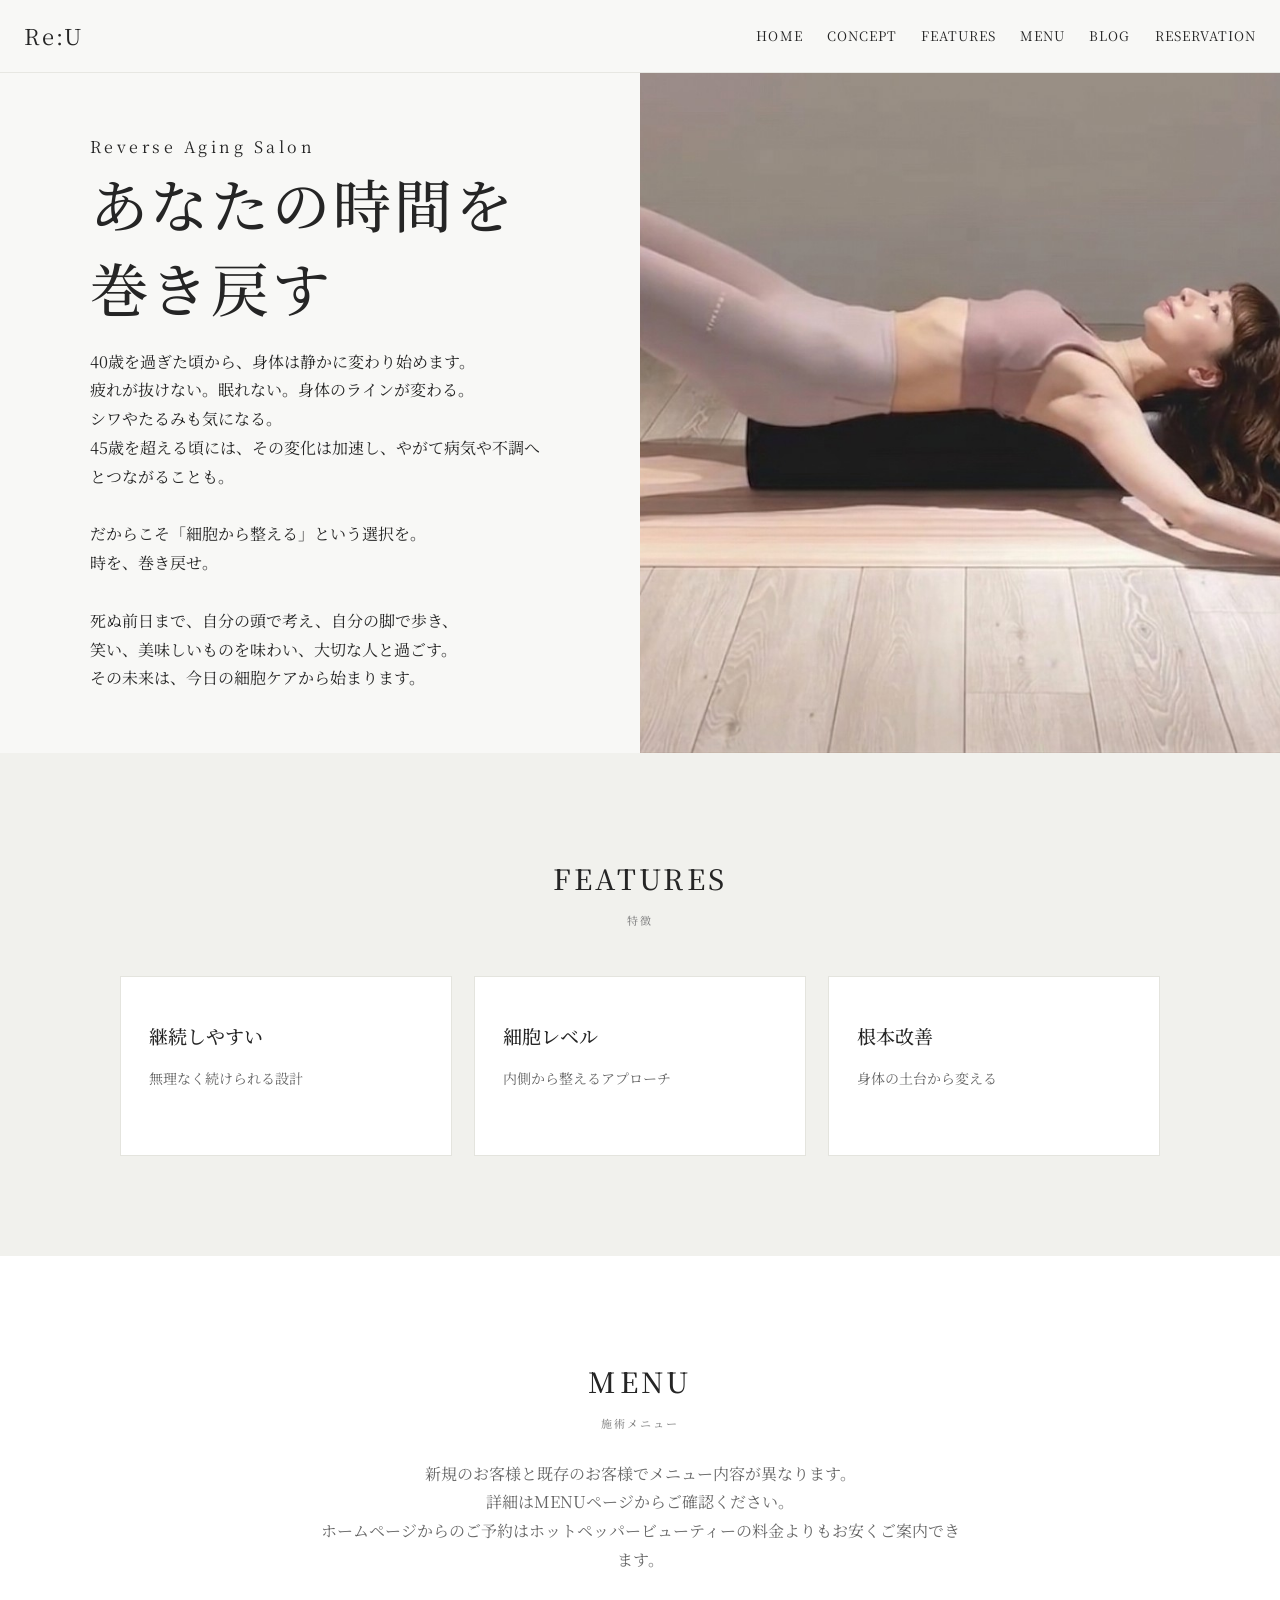
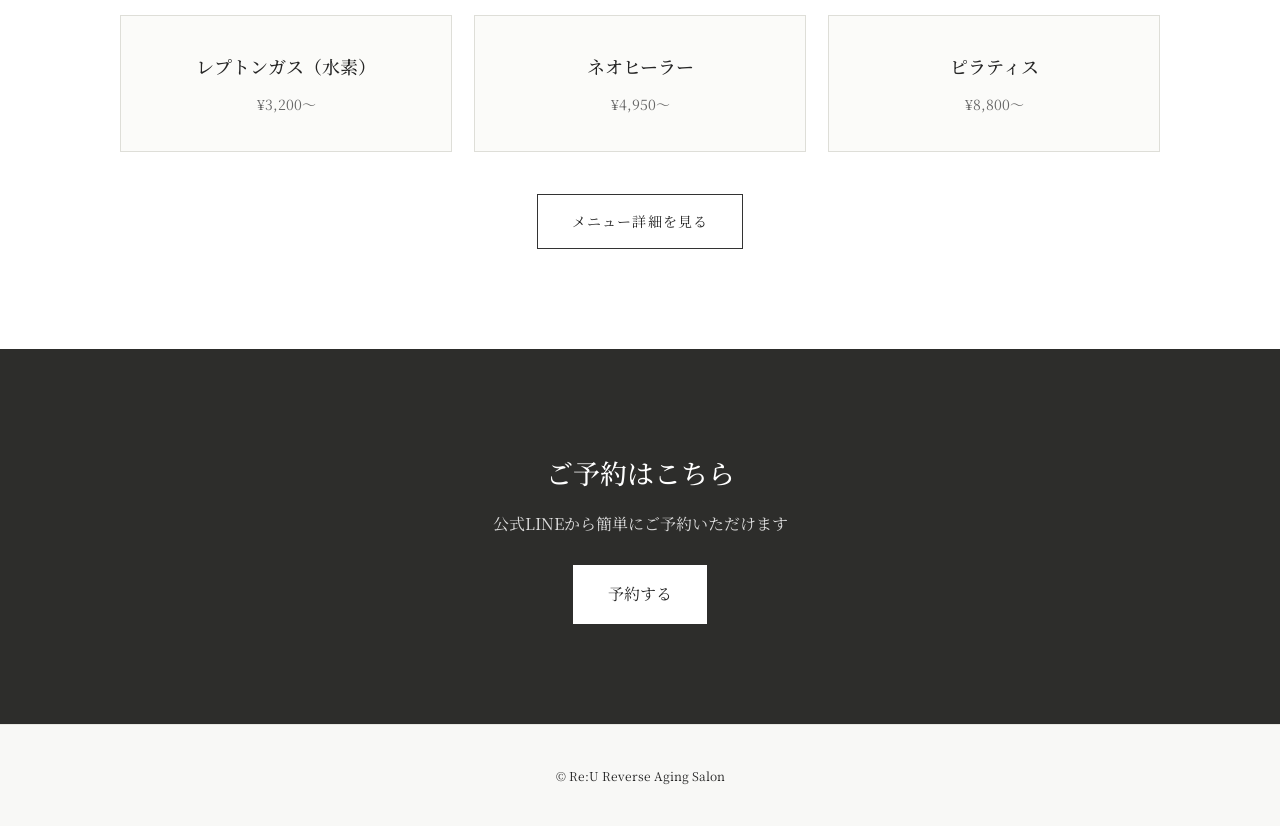
<file: index.html>
<!DOCTYPE html>
<html lang="ja">
<head>
  <meta charset="UTF-8">
  <meta name="viewport" content="width=device-width, initial-scale=1.0">
  <title>Re:U｜Reverse Aging Salon</title>
  <link rel="preconnect" href="https://fonts.googleapis.com">
  <link rel="preconnect" href="https://fonts.gstatic.com" crossorigin>
  <link href="https://fonts.googleapis.com/css2?family=Noto+Serif+JP:wght@400;500;600&display=swap" rel="stylesheet">
  <style>
    * { box-sizing: border-box; }
    html { scroll-behavior: smooth; }
    body {
      margin: 0;
      font-family: "Noto Serif JP", serif;
      background: #f8f8f6;
      color: #252525;
      line-height: 1.8;
    }
    a { color: inherit; }

    header {
      position: sticky;
      top: 0;
      z-index: 100;
      background: rgba(248,248,246,.94);
      backdrop-filter: blur(8px);
      border-bottom: 1px solid #e7e7e2;
    }
    
.header-inner {
  max-width: none;
  margin: 0;
  padding: 16px 24px;
  display: flex;
  align-items: center;
  justify-content: space-between;
  gap: 28px;
}

    .brand {
      text-decoration: none;
      font-size: 22px;
      letter-spacing: .08em;
      white-space: nowrap;
    }
    nav { display: flex; gap: 24px; flex-wrap: wrap; justify-content: flex-end; }
    nav a {
      text-decoration: none;
      font-size: 13px;
      letter-spacing: .08em;
      position: relative;
    }
    nav a::after {
      content: "";
      position: absolute;
      left: 0; bottom: -5px;
      width: 100%; height: 1px;
      background: #252525;
      transform: scaleX(0);
      transform-origin: left;
      transition: .25s;
    }
    nav a:hover::after { transform: scaleX(1); }

    
/* トップページ：左に文字、右に写真 */
.hero {
  display: grid;
  grid-template-columns: 1fr 1fr;
  min-height: 570px;
  padding: 0;
  background: #f8f8f6;
  text-align: left;
  align-items: stretch;
}

/* 左側の文字 */
.hero-inner {
  display: flex;
  flex-direction: column;
  justify-content: center;
  align-items: flex-start;
  padding: 60px 7vw;
  max-width: none;
  background: transparent;
  border: none;
}

/* 右側の写真 */
.hero-photo {
  position: relative;
  min-height: 450px;
  overflow: hidden;
}

.hero-photo img {
  display: block;
  width: 100%;
  height: 100%;
  object-fit: cover;
  object-position: center;
}

/* スマートフォン対応 */
@media (max-width: 800px) {
  .hero {
    grid-template-columns: 1fr;
  }

  .hero-inner {
    padding: 65px 25px;
  }

  .hero-photo {
    min-height: 300px;
    height: 350px;
  }
}

    .eyebrow {
      margin: 0 0 12px;
      font-size: 12px;
      letter-spacing: .22em;
    }
    .hero h1 {
      margin: 0 0 18px;
      font-size: clamp(34px, 5vw, 58px);
      font-weight: 500;
      letter-spacing: .05em;
      line-height: 1.45;
    }
    .hero p { margin: 0; font-size: 16px; }

    section { padding: 100px 24px; }
    .section-inner { max-width: 1040px; margin: 0 auto; }
    .section-title {
      margin: 0 0 46px;
      text-align: center;
      font-weight: 500;
      font-size: 28px;
      letter-spacing: .12em;
    }
    .section-title span {
      display: block;
      margin-top: 7px;
      font-size: 11px;
      letter-spacing: .18em;
      color: #888;
    }

    .concept { background: #fff; text-align: center; }
    .concept p { max-width: 700px; margin: 0 auto; }

    .features { background: #f1f1ed; }
    .feature-list {
      display: grid;
      grid-template-columns: repeat(3, 1fr);
      gap: 22px;
    }
    .feature-item {
      background: #fff;
      padding: 42px 28px;
      min-height: 180px;
      border: 1px solid #e4e4de;
    }
    .feature-item h3 { margin: 0 0 12px; font-size: 19px; font-weight: 500; }
    .feature-item p { margin: 0; font-size: 14px; color: #666; }

    .menu { background: #fff; }
    .menu-lead { text-align: center; margin: -20px auto 40px; max-width: 650px; color: #666; }
    .menu-list {
      display: grid;
      grid-template-columns: repeat(3, 1fr);
      gap: 22px;
      margin-bottom: 42px;
    }
    .menu-item {
      padding: 34px 24px;
      border: 1px solid #deded8;
      text-align: center;
      background: #fbfbf9;
    }
    .menu-item h3 { margin: 0 0 10px; font-size: 18px; font-weight: 500; }
    .menu-item p { margin: 0; font-size: 14px; color: #666; }
    .center { text-align: center; }
    .button {
      display: inline-block;
      padding: 14px 34px;
      border: 1px solid #333;
      text-decoration: none;
      letter-spacing: .08em;
      font-size: 14px;
      transition: .25s;
    }
    .button:hover { background: #333; color: #fff; }

    .cta { background: #2d2d2b; color: #fff; text-align: center; }
    .cta h2 { margin: 0 0 12px; font-size: 27px; font-weight: 500; }
    .cta p { margin: 0; color: #ddd; }
    .cta a {
      display: inline-block;
      margin-top: 26px;
      padding: 14px 34px;
      background: #fff;
      color: #252525;
      text-decoration: none;
      border: 1px solid #fff;
    }

    footer {
      padding: 28px 20px;
      text-align: center;
      font-size: 12px;
      background: #f8f8f6;
      border-top: 1px solid #e7e7e2;
    }

    .fade-up {
      opacity: 0;
      transform: translateY(28px);
      transition: opacity .9s ease, transform .9s ease;
    }
    .fade-up.show { opacity: 1; transform: translateY(0); }

    @media (max-width: 800px) {
      .header-inner { flex-direction: column; gap: 10px; padding: 13px 16px; }
      nav { gap: 15px; justify-content: center; }
      nav a { font-size: 11px; }
      .hero { min-height: auto; padding: 0; }
      section { padding: 76px 18px; }
      .feature-list, .menu-list { grid-template-columns: 1fr; }
      .feature-item, .menu-item { max-width: 520px; width: 100%; margin: 0 auto; }
    }
  </style>
</head>
<body>

<header>
  <div class="header-inner">
    <a class="brand" href="index.html">Re:U</a>
    <nav>
      <a href="#home">HOME</a>
      <a href="#concept">CONCEPT</a>
      <a href="#features">FEATURES</a>
      <a href="#menu">MENU</a>
      <a href="blog.html">BLOG</a>
      <a href="#reservation">RESERVATION</a>
    </nav>
  </div>
</header>

<main>
  
<section class="hero" id="home">

  <div class="hero-inner fade-up">
    <p class="eyebrow">Reverse Aging Salon</p>

    <h1>あなたの時間を巻き戻す</h1>

    <p>
  40歳を過ぎた頃から、身体は静かに変わり始めます。<br>
  疲れが抜けない。眠れない。身体のラインが変わる。<br>
  シワやたるみも気になる。<br>
  45歳を超える頃には、その変化は加速し、やがて病気や不調へとつながることも。<br><br>

  だからこそ「細胞から整える」という選択を。<br>
  時を、巻き戻せ。<br><br>

  死ぬ前日まで、自分の頭で考え、自分の脚で歩き、<br>
  笑い、美味しいものを味わい、大切な人と過ごす。<br>
  その未来は、今日の細胞ケアから始まります。
</p>
  </div>

  <div class="hero-photo">
    <img src="S__178692114.jpg" alt="ピラティスのイメージ">
  </div>

</section>


  <section class="features fade-up" id="features">
    <div class="section-inner">
      <h2 class="section-title">FEATURES<span>特徴</span></h2>
      <div class="feature-list">
        <div class="feature-item fade-up">
          <h3>継続しやすい</h3>
          <p>無理なく続けられる設計</p>
        </div>
        <div class="feature-item fade-up">
          <h3>細胞レベル</h3>
          <p>内側から整えるアプローチ</p>
        </div>
        <div class="feature-item fade-up">
          <h3>根本改善</h3>
          <p>身体の土台から変える</p>
        </div>
      </div>
    </div>
  </section>

  <section class="menu fade-up" id="menu">
    <div class="section-inner">
      <h2 class="section-title">MENU<span>施術メニュー</span></h2>
      <p class="menu-lead">新規のお客様と既存のお客様でメニュー内容が異なります。<br>
      詳細はMENUページからご確認ください。<br>
      ホームページからのご予約はホットペッパービューティーの料金よりもお安くご案内できます。</p>
      <div class="menu-list">
        <div class="menu-item fade-up">
          <h3>レプトンガス（水素）</h3>
          <p>¥3,200〜</p>
        </div>
        <div class="menu-item fade-up">
          <h3>ネオヒーラー</h3>
          <p>¥4,950〜</p>
        </div>
        <div class="menu-item fade-up">
          <h3>ピラティス</h3>
          <p>¥8,800〜</p>
        </div>
      </div>
      <div class="center">
        <a class="button" href="menu.html">メニュー詳細を見る</a>
      </div>
    </div>
  </section>

  <section class="cta fade-up" id="reservation">
    <h2>ご予約はこちら</h2>
    <p>公式LINEから簡単にご予約いただけます</p>
    <a href="https://airrsv.net/reu/calendar">予約する</a>
  </section>
</main>

<footer>
  <p>© Re:U Reverse Aging Salon</p>
</footer>

<script>
  const fadeElements = document.querySelectorAll('.fade-up');
  const observer = new IntersectionObserver((entries) => {
    entries.forEach(entry => {
      if (entry.isIntersecting) entry.target.classList.add('show');
    });
  }, { threshold: 0.12 });
  fadeElements.forEach(element => observer.observe(element));
</script>
</body>
</html>
</file>
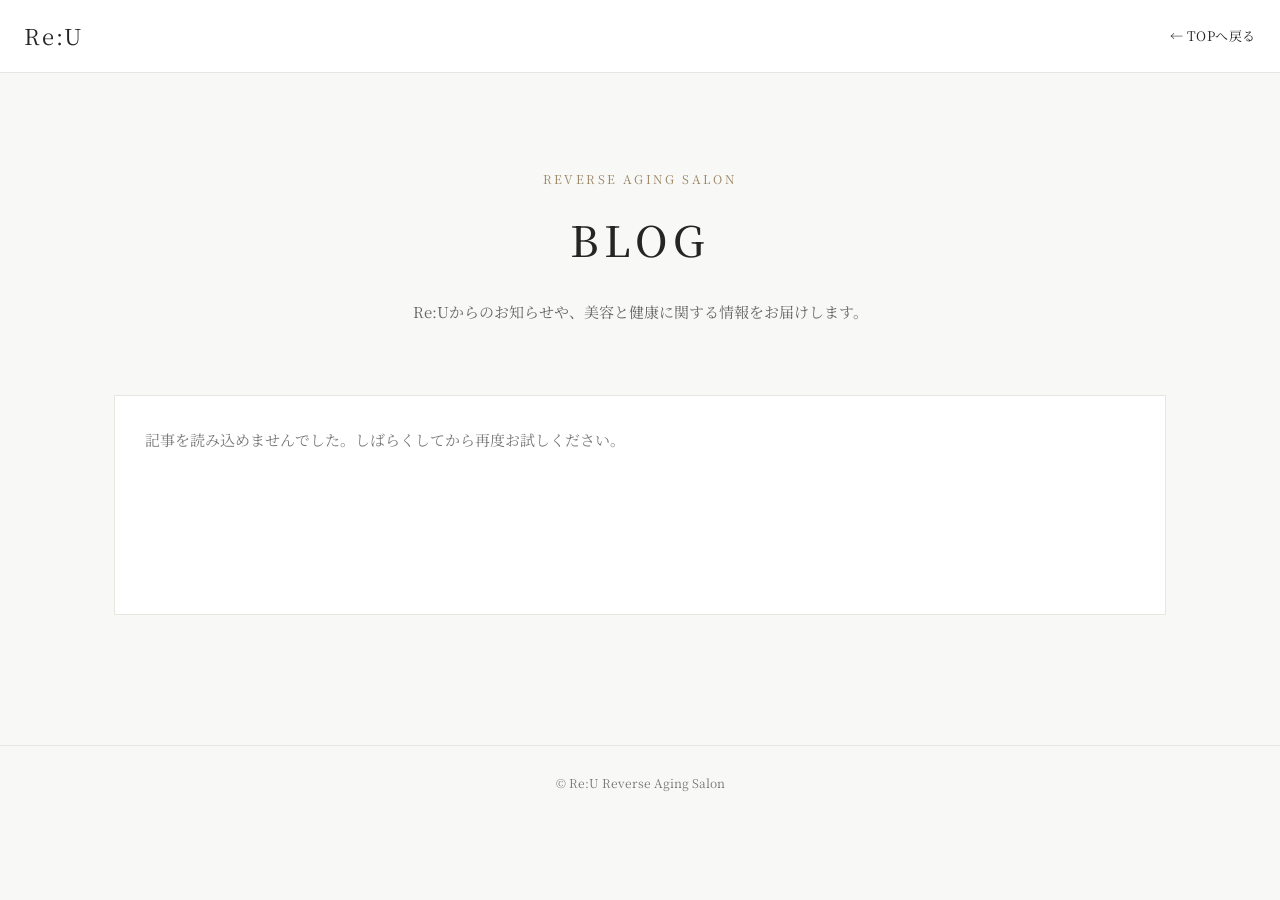
<file: blog.html>
<!DOCTYPE html>
<html lang="ja">
<head>
  <meta charset="UTF-8">
  <meta name="viewport" content="width=device-width, initial-scale=1.0">
  <title>BLOG｜Re:U Reverse Aging Salon</title>
  <link rel="preconnect" href="https://fonts.googleapis.com">
  <link rel="preconnect" href="https://fonts.gstatic.com" crossorigin>
  <link href="https://fonts.googleapis.com/css2?family=Noto+Serif+JP:wght@400;500;600&display=swap" rel="stylesheet">
  <style>
    * { box-sizing: border-box; }
    body { margin: 0; font-family: "Noto Serif JP", serif; color: #252525; background: #f8f8f6; line-height: 1.8; }
    a { color: inherit; }
    header { background: #fff; border-bottom: 1px solid #e7e7e2; }
    .header-inner { padding: 16px 24px; display: flex; justify-content: space-between; align-items: center; gap: 20px; }
    .brand { font-size: 22px; letter-spacing: .08em; text-decoration: none; white-space: nowrap; }
    .back { text-decoration: none; font-size: 13px; letter-spacing: .04em; }
    main { max-width: 1100px; min-height: 72vh; margin: 0 auto; padding: 95px 24px 130px; }
    .subtitle { text-align: center; font-size: 12px; letter-spacing: .20em; color: #9b8565; margin: 0 0 13px; }
    h1 { text-align: center; font-size: clamp(32px, 5vw, 42px); font-weight: 500; letter-spacing: .13em; margin: 0 0 20px; }
    .lead { text-align: center; font-size: 15px; color: #666; margin: 0 0 70px; }
    .post-area { min-height: 220px; background: #fff; border: 1px solid #e7e7e2; display: flex; justify-content: center; align-items: center; text-align: center; padding: 35px 22px; }
    .post-area p { margin: 0; font-size: 15px; color: #777; }
    .post-area { display: block; min-height: 220px; padding: 30px; text-align: left; }
    .post-grid { display: grid; grid-template-columns: repeat(3, minmax(0, 1fr)); gap: 22px; }
    .post-card { display: block; text-decoration: none; border: 1px solid #e7e7e2; background: #fff; overflow: hidden; }
    .post-card img { display: block; width: 100%; aspect-ratio: 4 / 3; object-fit: cover; }
    .post-content { padding: 23px; }
    .post-date { font-size: 12px; color: #9b8565; margin: 0 0 10px; }
    .post-title { font-size: 18px; margin: 0 0 12px; line-height: 1.6; font-weight: 500; }
    .post-excerpt { font-size: 13px; color: #666; margin: 0; }
    .post-card:hover { box-shadow: 0 7px 30px #0000000d; }
    @media (max-width: 850px) { .post-grid { grid-template-columns: repeat(2, minmax(0, 1fr)); } }
    @media (max-width: 560px) { .post-grid { grid-template-columns: 1fr; } .post-area { padding: 18px; } }
    footer { padding: 26px 20px; border-top: 1px solid #e7e7e2; text-align: center; font-size: 12px; color: #777; }
    @media (max-width: 600px) { main { padding: 70px 20px 100px; } .lead { margin-bottom: 48px; } }
  </style>
</head>
<body>
  <header>
    <div class="header-inner">
      <a class="brand" href="index.html">Re:U</a>
      <a class="back" href="index.html">← TOPへ戻る</a>
    </div>
  </header>
  <main>
    <p class="subtitle">REVERSE AGING SALON</p>
    <h1>BLOG</h1>
    <p class="lead">Re:Uからのお知らせや、美容と健康に関する情報をお届けします。</p>
    <div class="post-area" aria-label="ブログ記事一覧">
      <p id="blog-message" role="status">記事を読み込んでいます…</p>
      <div class="post-grid" id="blog-list"></div>
    </div>
  </main>
  <footer>© Re:U Reverse Aging Salon</footer>
  <script src="blog-feed.js" defer></script>
</body>
</html>
</file>
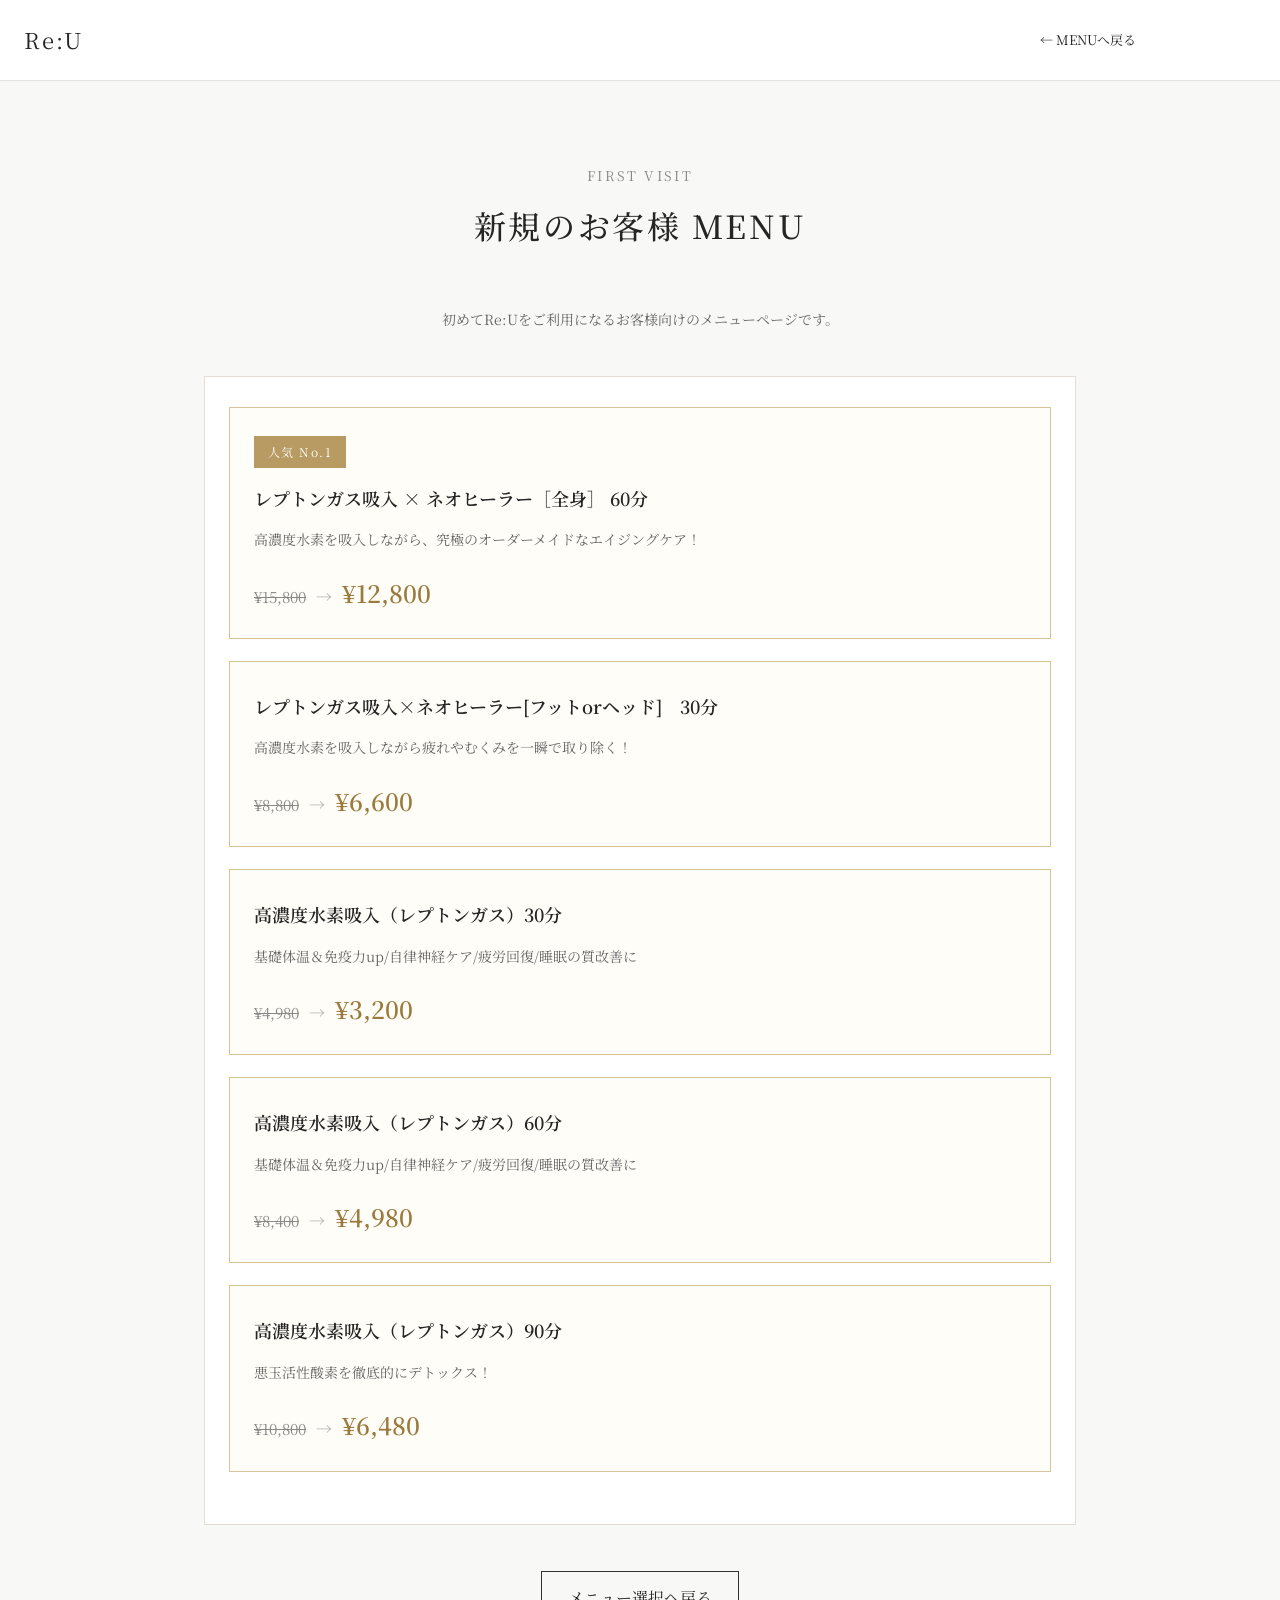
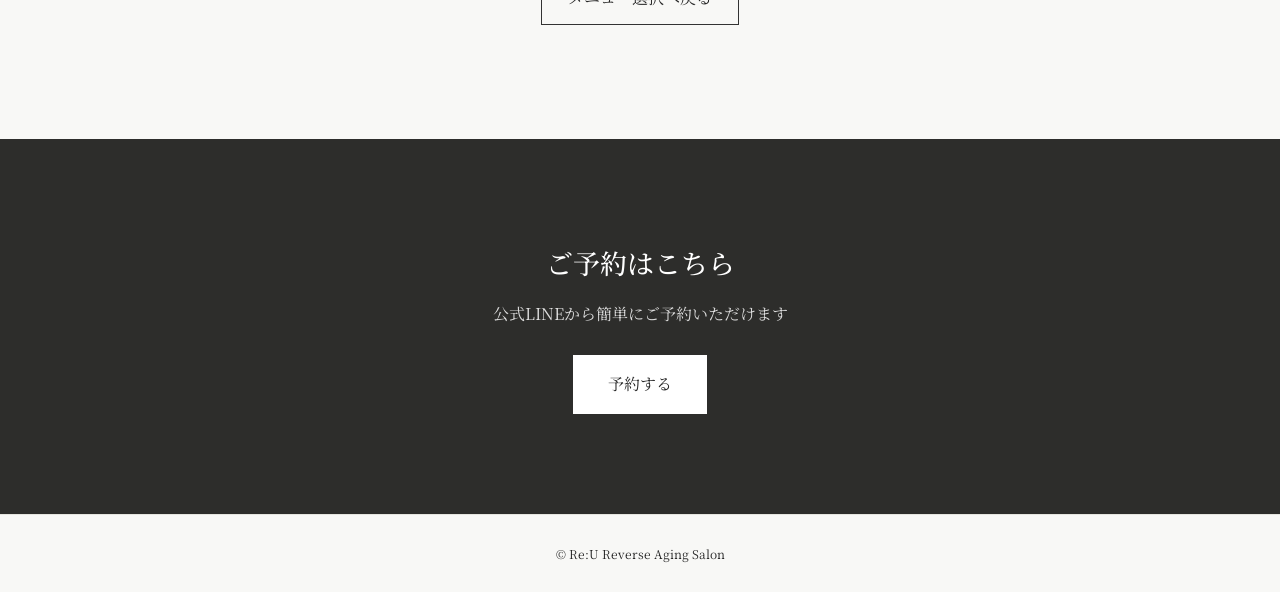
<file: menu-new.html>
<!DOCTYPE html>
<html lang="ja">
<head>
  <meta charset="UTF-8">
  <meta name="viewport" content="width=device-width, initial-scale=1.0">
  <title>新規のお客様 MENU｜Re:U</title>

  <link rel="preconnect" href="https://fonts.googleapis.com">
  <link rel="preconnect" href="https://fonts.gstatic.com" crossorigin>
  <link href="https://fonts.googleapis.com/css2?family=Noto+Serif+JP:wght@400;500;600&display=swap" rel="stylesheet">

  <style>

    * {
      box-sizing: border-box;
    }

    body {
      margin: 0;
      font-family: "Noto Serif JP", serif;
      background: #f8f8f6;
      color: #252525;
      line-height: 1.8;
    }

    header {
      background: #fff;
      border-bottom: 1px solid #e5e5df;
    }

    .header-inner {
      max-width: 1040px;
      margin: auto;
      padding: 20px 24px;
      display: flex;
      justify-content: space-between;
      align-items: center;
    }

    .brand,
    .back {
      color: #252525;
      text-decoration: none;
    }

    .brand {
      font-size: 22px;
      letter-spacing: .08em;
    }

    .back {
      font-size: 13px;
    }

    main {
      max-width: 920px;
      margin: auto;
      padding: 80px 24px 110px;
    }

    .title {
      text-align: center;
      margin-bottom: 52px;
    }

    .title small {
      letter-spacing: .18em;
      color: #888;
    }

    .title h1 {
      font-weight: 500;
      font-size: 32px;
      letter-spacing: .08em;
      margin: 8px 0 0;
    }

    .notice {
      text-align: center;
      max-width: 700px;
      margin: 0 auto 44px;
      color: #666;
      font-size: 14px;
    }


    /* メニュー一覧 */

    .menu-list {
  max-width: 950px;
  margin: 0 auto;
  padding: 30px 24px;
  background: #ffffff;
  border: 1px solid #e3ddd2;
}


    /* メニューカード */

    .popular-menu {
      position: relative;
      margin-bottom: 22px;
      padding: 28px 24px 24px;
      background: #fffdf8;
      border: 1px solid #d8c39a;
    }

    .popular-badge {
      display: inline-block;
      margin-bottom: 14px;
      padding: 5px 14px;
      background: #b89b63;
      color: #fff;
      font-size: 12px;
      letter-spacing: .12em;
    }

    .menu-title {
      margin: 0 0 12px;
      color: #252525;
      font-size: 18px;
      font-weight: 600;
    }

    .menu-description {
      margin: 0 0 18px;
      color: #666;
      font-size: 14px;
      line-height: 1.9;
    }

    .menu-price {
      display: flex;
      align-items: baseline;
      flex-wrap: wrap;
      gap: 10px;
    }

    .old-price {
      color: #888;
      text-decoration: line-through;
      font-size: 15px;
    }

    .arrow {
      color: #aaa;
    }

    .new-price {
      color: #9b7b3d;
      font-size: 24px;
      font-weight: 600;
    }


    /* 戻るボタン */

    .nav {
      text-align: center;
      margin-top: 42px;
    }

    .button {
      display: inline-block;
      padding: 12px 26px;
      border: 1px solid #333;
      text-decoration: none;
      color: #252525;
      margin: 4px;
    }

    .button:hover {
      background: #333;
      color: #fff;
    }


    /* スマホ */

    @media (max-width: 600px) {

      main {
        padding: 60px 18px 80px;
      }

      .popular-menu {
        padding: 22px 18px 20px;
      }

      .menu-title {
        font-size: 16px;
      }

      .new-price {
        font-size: 21px;
      }

    }


    .header-inner .brand {
      position: relative;
      left: min(0px, calc((1040px - 100vw) / 2));
    }


    /* TOPページと同じ予約エリア */

    .cta {
      padding: 100px 24px;
      background: #2d2d2b;
      color: #fff;
      text-align: center;
    }

    .cta h2 {
      margin: 0 0 12px;
      font-size: 27px;
      font-weight: 500;
    }

    .cta p {
      margin: 0;
      color: #ddd;
    }

    .cta a {
      display: inline-block;
      margin-top: 26px;
      padding: 14px 34px;
      background: #fff;
      color: #252525;
      text-decoration: none;
      border: 1px solid #fff;
    }

    @media (max-width: 800px) {

      .cta {
        padding: 76px 18px;
      }

    }


    footer {
      text-align: center;
      padding: 28px;
      border-top: 1px solid #e5e5df;
      font-size: 12px;
    }

  </style>
</head>


<body>


<header>

  <div class="header-inner">

    <a class="brand" href="index.html">
      Re:U
    </a>

    <a class="back" href="menu.html">
      ← MENUへ戻る
    </a>

  </div>

</header>



<main>


  <div class="title">

    <small>
      FIRST VISIT
    </small>

    <h1>
      新規のお客様 MENU
    </h1>

  </div>


  <p class="notice">
    初めてRe:Uをご利用になるお客様向けのメニューページです。
  </p>



  <div class="menu-list">


    <!-- 人気No.1 -->

    <div class="popular-menu">

      <div class="popular-badge">
        人気 No.1
      </div>

      <p class="menu-title">
        レプトンガス吸入 × ネオヒーラー［全身］ 60分
      </p>

      <p class="menu-description">
        高濃度水素を吸入しながら、究極のオーダーメイドなエイジングケア！
      </p>

      <div class="menu-price">

        <span class="old-price">
          ¥15,800
        </span>

        <span class="arrow">
          →
        </span>

        <span class="new-price">
          ¥12,800
        </span>

      </div>

    </div>



    <!-- レプトンガス吸入 × ネオヒーラー -->

    <div class="popular-menu">

      <p class="menu-title">
        レプトンガス吸入×ネオヒーラー[フットorヘッド]　30分
      </p>

      <p class="menu-description">
        高濃度水素を吸入しながら疲れやむくみを一瞬で取り除く！
      </p>

      <div class="menu-price">

        <span class="old-price">
          ¥8,800
        </span>

        <span class="arrow">
          →
        </span>

        <span class="new-price">
          ¥6,600
        </span>

      </div>

    </div>



    <!-- レプトンガス30分 -->

    <div class="popular-menu">

      <p class="menu-title">
        高濃度水素吸入（レプトンガス）30分
      </p>

      <p class="menu-description">
        基礎体温＆免疫力up/自律神経ケア/疲労回復/睡眠の質改善に
      </p>

      <div class="menu-price">

        <span class="old-price">
          ¥4,980
        </span>

        <span class="arrow">
          →
        </span>

        <span class="new-price">
          ¥3,200
        </span>

      </div>

    </div>



    <!-- レプトンガス60分 -->

    <div class="popular-menu">

      <p class="menu-title">
        高濃度水素吸入（レプトンガス）60分
      </p>

      <p class="menu-description">
        基礎体温＆免疫力up/自律神経ケア/疲労回復/睡眠の質改善に
      </p>

      <div class="menu-price">

        <span class="old-price">
          ¥8,400
        </span>

        <span class="arrow">
          →
        </span>

        <span class="new-price">
          ¥4,980
        </span>

      </div>

    </div>



    <!-- レプトンガス90分 -->

    <div class="popular-menu">

      <p class="menu-title">
        高濃度水素吸入（レプトンガス）90分
      </p>

      <p class="menu-description">
        悪玉活性酸素を徹底的にデトックス！
      </p>

      <div class="menu-price">

        <span class="old-price">
          ¥10,800
        </span>

        <span class="arrow">
          →
        </span>

        <span class="new-price">
          ¥6,480
        </span>

      </div>

    </div>



<!-- ネオヒーラー -->

<div class="popular-menu" style="display:none;">

  <p class="menu-title">
    ネオヒーラー
  </p>

  <p class="menu-description">
    身体の深部にアプローチし、細胞レベルで整える施術。
  </p>

  <div class="menu-price">

    <span class="new-price">
      ¥4,950〜
    </span>

  </div>

</div>


<!-- ピラティス -->

<div class="popular-menu" style="display:none;">

  <p class="menu-title">
    ピラティスコンディショニング
  </p>

  <p class="menu-description">
    身体の歪みを整え、正しい姿勢と動きを取り戻す。
  </p>

  <div class="menu-price">

    <span class="new-price">
      ¥8,800〜
    </span>

  </div>

</div>


  </div>



  <div class="nav">

    <a class="button" href="menu.html">
      メニュー選択へ戻る
    </a>

  </div>


</main>



<section class="cta" id="reservation">

  <h2>
    ご予約はこちら
  </h2>

  <p>
    公式LINEから簡単にご予約いただけます
  </p>

  <a href="https://airrsv.net/reu/calendar">
    予約する
  </a>

</section>



<footer>
  © Re:U Reverse Aging Salon
</footer>


</body>
</html>
</file>
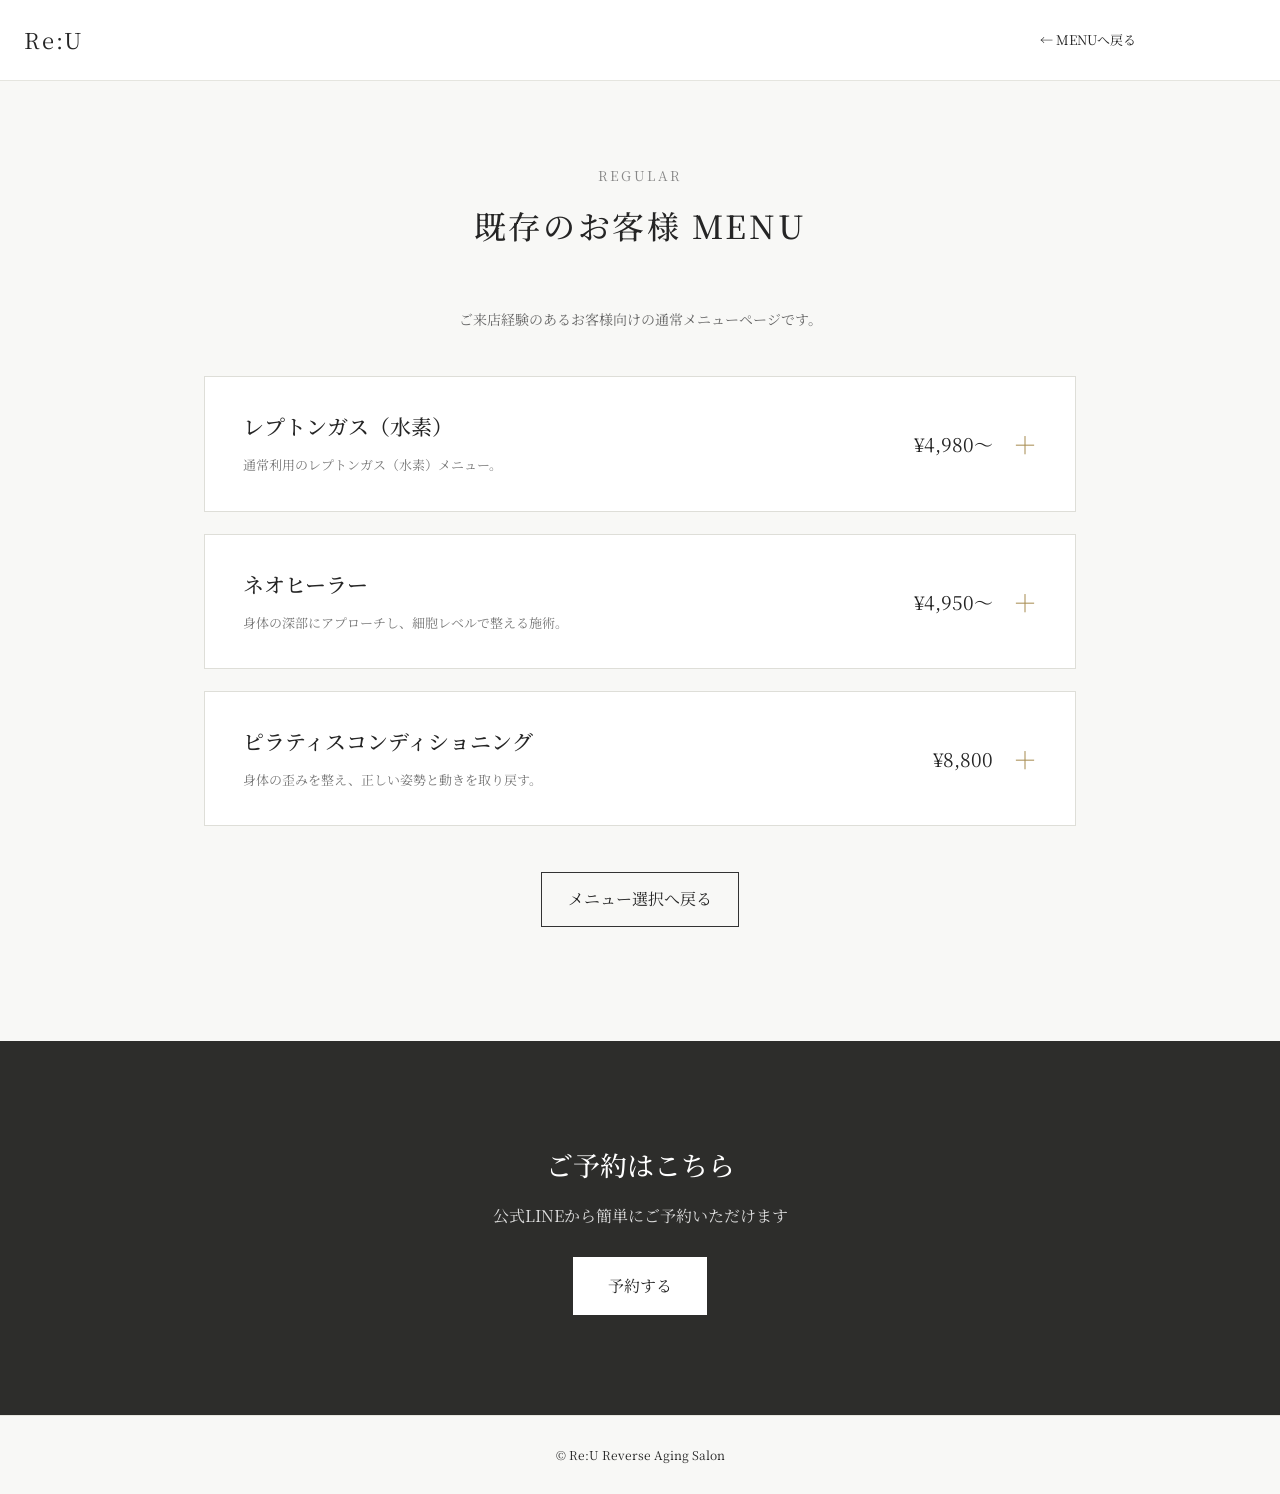
<file: menu-regular.html>
<!DOCTYPE html>
<html lang="ja">
<head>
  <meta charset="UTF-8">
  <meta name="viewport" content="width=device-width, initial-scale=1.0">
  <title>既存のお客様 MENU｜Re:U</title>

  <link rel="preconnect" href="https://fonts.googleapis.com">
  <link rel="preconnect" href="https://fonts.gstatic.com" crossorigin>
  <link href="https://fonts.googleapis.com/css2?family=Noto+Serif+JP:wght@400;500;600&display=swap" rel="stylesheet">

  <style>

    * {
      box-sizing: border-box;
    }

    body {
      margin: 0;
      font-family: "Noto Serif JP", serif;
      background: #f8f8f6;
      color: #252525;
      line-height: 1.8;
    }

    header {
      background: #fff;
      border-bottom: 1px solid #e5e5df;
    }

    .header-inner {
      max-width: 1040px;
      margin: auto;
      padding: 20px 24px;
      display: flex;
      justify-content: space-between;
      align-items: center;
    }

    .brand,
    .back {
      color: #252525;
      text-decoration: none;
    }

    .brand {
      font-size: 22px;
      letter-spacing: .08em;
    }

    .back {
      font-size: 13px;
    }

    main {
      max-width: 920px;
      margin: auto;
      padding: 80px 24px 110px;
    }

    .title {
      text-align: center;
      margin-bottom: 52px;
    }

    .title small {
      letter-spacing: .18em;
      color: #888;
    }

    .title h1 {
      font-weight: 500;
      font-size: 32px;
      letter-spacing: .08em;
      margin: 8px 0 0;
    }

    .notice {
      text-align: center;
      max-width: 700px;
      margin: 0 auto 44px;
      color: #666;
      font-size: 14px;
    }

    .menu-card {
      background: #fff;
      border: 1px solid #deded8;
      padding: 34px 34px;
      margin-bottom: 20px;
      display: grid;
      grid-template-columns: 1fr auto;
      gap: 20px;
      align-items: center;
    }

    .menu-card h2 {
      margin: 0 0 8px;
      font-size: 21px;
      font-weight: 500;
    }

    .menu-card p {
      margin: 0;
      color: #666;
      font-size: 14px;
    }

    .price {
      font-size: 20px;
      white-space: nowrap;
    }

    .nav {
      text-align: center;
      margin-top: 42px;
    }

    .button {
      display: inline-block;
      padding: 12px 26px;
      border: 1px solid #333;
      text-decoration: none;
      color: #252525;
      margin: 4px;
    }

    .button:hover {
      background: #333;
      color: #fff;
    }

    footer {
      text-align: center;
      padding: 28px;
      border-top: 1px solid #e5e5df;
      font-size: 12px;
    }

    @media(max-width:650px) {

      main {
        padding: 60px 18px 80px;
      }

      .menu-card {
        grid-template-columns: 1fr;
        padding: 28px 24px;
      }

      .price {
        font-size: 18px;
      }

    }


    /* アコーディオン */

    .accordion {
      max-width: 950px;
      margin: 0 auto;
    }

    .accordion-item {
      border: 1px solid #deded8;
      background: #fff;
      margin-bottom: 22px;
    }

    .accordion-header {
      width: 100%;
      padding: 34px 38px;
      border: none;
      background: none;
      text-align: left;
      cursor: pointer;
      display: flex;
      align-items: center;
      gap: 20px;
      font-family: inherit;
      color: #252525;
    }

    .accordion-header > span:first-child {
      flex: 1;
    }

    .accordion-header strong {
      display: block;
      font-size: 21px;
      font-weight: 500;
    }

    .accordion-header small {
      display: block;
      margin-top: 12px;
      color: #777;
      font-size: 13px;
      line-height: 1.8;
    }

    .price {
      font-size: 19px;
      white-space: nowrap;
    }

    .accordion-icon {
      font-size: 24px;
      font-weight: 300;
      color: #a88d53;
      transition: transform .3s;
    }

    .accordion-item.active .accordion-icon {
      transform: rotate(45deg);
    }

    .accordion-content {
      display: grid;
      grid-template-rows: 0fr;
      transition: grid-template-rows .4s ease;
    }

    .accordion-item.active .accordion-content {
      grid-template-rows: 1fr;
    }

    .accordion-content > .accordion-body {
      min-height: 0;
      overflow: hidden;
    }

    .accordion-body {
      padding: 0 38px;
      color: #666;
      font-size: 14px;
    }

    .accordion-item.active .accordion-body {
      padding-bottom: 32px;
    }


    /* 通常料金メニュー */

    .regular-menu {
      padding: 22px 20px;
      margin-bottom: 16px;
      background: #fffdf8;
      border: 1px solid #e3ddd2;
    }

    .regular-menu:last-child {
      margin-bottom: 0;
    }

    .regular-menu-title {
      margin: 0 0 8px;
      color: #252525;
      font-size: 17px;
      font-weight: 600;
    }

    .regular-menu-description {
      margin: 0 0 12px;
      color: #666;
      font-size: 13px;
      line-height: 1.8;
    }

    .regular-menu-price {
      margin: 0;
      color: #9b7b3d;
      font-size: 21px;
      font-weight: 600;
    }


    @media (max-width: 600px) {

      .accordion-header {
        padding: 24px 20px;
        gap: 12px;
      }

      .accordion-header strong {
        font-size: 17px;
      }

      .price {
        font-size: 15px;
      }

      .accordion-body {
        padding-left: 20px;
        padding-right: 20px;
      }

      .regular-menu {
        padding: 19px 16px;
      }

      .regular-menu-title {
        font-size: 15px;
      }

      .regular-menu-price {
        font-size: 19px;
      }

    }


    .header-inner .brand {
      position: relative;
      left: min(0px, calc((1040px - 100vw) / 2));
    }


    /* TOPページと同じ予約エリア */

    .cta {
      padding: 100px 24px;
      background: #2d2d2b;
      color: #fff;
      text-align: center;
    }

    .cta h2 {
      margin: 0 0 12px;
      font-size: 27px;
      font-weight: 500;
    }

    .cta p {
      margin: 0;
      color: #ddd;
    }

    .cta a {
      display: inline-block;
      margin-top: 26px;
      padding: 14px 34px;
      background: #fff;
      color: #252525;
      text-decoration: none;
      border: 1px solid #fff;
    }

    @media (max-width: 800px) {

      .cta {
        padding: 76px 18px;
      }

    }

  </style>
</head>


<body>


<header>

  <div class="header-inner">

    <a class="brand" href="index.html">
      Re:U
    </a>

    <a class="back" href="menu.html">
      ← MENUへ戻る
    </a>

  </div>

</header>



<main>


  <div class="title">

    <small>
      REGULAR
    </small>

    <h1>
      既存のお客様 MENU
    </h1>

  </div>


  <p class="notice">
    ご来店経験のあるお客様向けの通常メニューページです。
  </p>



  <div class="accordion">


    <!-- レプトンガス -->

    <div class="accordion-item">

      <button
        class="accordion-header"
        type="button"
        aria-expanded="false"
        aria-controls="regular-detail-1"
      >

        <span>

          <strong>
            レプトンガス（水素）
          </strong>

          <small>
            通常利用のレプトンガス（水素）メニュー。
          </small>

        </span>

        <span class="price">
          ¥4,980〜
        </span>

        <span class="accordion-icon" aria-hidden="true">
          ＋
        </span>

      </button>


      <div class="accordion-content" id="regular-detail-1">

        <div class="accordion-body">


          <!-- 人気メニュー -->

          <div class="regular-menu">

            <p class="regular-menu-title">
              レプトンガス吸入×ネオヒーラー［全身］ 60分
            </p>

            <p class="regular-menu-description">
              高濃度水素を吸入しながら究極のオーダーメイドなエイジングケア！
            </p>

            <p class="regular-menu-price">
              ¥15,800
            </p>

          </div>


          <div class="regular-menu">

            <p class="regular-menu-title">
              レプトンガス吸入×ネオヒーラー［フットorヘッド］ 30分
            </p>

            <p class="regular-menu-description">
              高濃度水素を吸入しながら疲れやむくみを一瞬で取り除く！
            </p>

            <p class="regular-menu-price">
              ¥8,800
            </p>

          </div>


          <div class="regular-menu">

            <p class="regular-menu-title">
              レプトンガス吸入×ピラティス 60分
            </p>

            <p class="regular-menu-description">
              ピラティスで呼吸を深めながら、高濃度水素を同時吸入するRe:Uおすすめのコース
            </p>

            <p class="regular-menu-price">
              ¥13,800
            </p>

          </div>


          <!-- 水素単体 -->

          <div class="regular-menu">

            <p class="regular-menu-title">
              高濃度水素吸入（レプトンガス）30分
            </p>

            <p class="regular-menu-description">
              基礎体温＆免疫力up/悪玉活性酸素除去/疲労回復/睡眠の質改善に
            </p>

            <p class="regular-menu-price">
              ¥4,980
            </p>

          </div>


          <div class="regular-menu">

            <p class="regular-menu-title">
              高濃度水素吸入（レプトンガス）60分
            </p>

            <p class="regular-menu-description">
              基礎体温＆免疫力up/悪玉活性酸素除去/疲労回復/睡眠の質改善に
            </p>

            <p class="regular-menu-price">
              ¥8,400
            </p>

          </div>


          <div class="regular-menu">

            <p class="regular-menu-title">
              高濃度水素吸入（レプトンガス）90分
            </p>

            <p class="regular-menu-description">
              基礎体温＆免疫力up/悪玉活性酸素除去/疲労回復/睡眠の質改善に
            </p>

            <p class="regular-menu-price">
              ¥10,800
            </p>

          </div>


          <div class="regular-menu">

            <p class="regular-menu-title">
              高濃度水素吸入（レプトンガス）120分
            </p>

            <p class="regular-menu-description">
              基礎体温＆免疫力up/悪玉活性酸素除去/疲労回復/睡眠の質改善に
            </p>

            <p class="regular-menu-price">
              ¥12,800
            </p>

          </div>


        </div>

      </div>

    </div>



    <!-- ネオヒーラー -->

    <div class="accordion-item">

      <button
        class="accordion-header"
        type="button"
        aria-expanded="false"
        aria-controls="regular-detail-2"
      >

        <span>

          <strong>
            ネオヒーラー
          </strong>

          <small>
            身体の深部にアプローチし、細胞レベルで整える施術。
          </small>

        </span>

        <span class="price">
          ¥4,950〜
        </span>

        <span class="accordion-icon" aria-hidden="true">
          ＋
        </span>

      </button>


      <div class="accordion-content" id="regular-detail-2">

        <div class="accordion-body">


          <div class="regular-menu">

            <p class="regular-menu-title">
              ネオヒーラーセラピー 30分
            </p>

            <p class="regular-menu-description">
              骨密度up/自律神経ケア/生体電流ケア/むくみ、凝り改善に
            </p>

            <p class="regular-menu-price">
              ¥4,950
            </p>

          </div>


          <div class="regular-menu">

            <p class="regular-menu-title">
              ネオヒーラーセラピー 60分
            </p>

            <p class="regular-menu-description">
              骨密度up/自律神経ケア/生体電流ケア/むくみ、凝り改善に
            </p>

            <p class="regular-menu-price">
              ¥9,900
            </p>

          </div>


        </div>

      </div>

    </div>



    <!-- ピラティス -->

    <div class="accordion-item">

      <button
        class="accordion-header"
        type="button"
        aria-expanded="false"
        aria-controls="regular-detail-3"
      >

        <span>

          <strong>
            ピラティスコンディショニング
          </strong>

          <small>
            身体の歪みを整え、正しい姿勢と動きを取り戻す。
          </small>

        </span>

        <span class="price">
          ¥8,800
        </span>

        <span class="accordion-icon" aria-hidden="true">
          ＋
        </span>

      </button>


      <div class="accordion-content" id="regular-detail-3">

        <div class="accordion-body">


          <div class="regular-menu">

            <p class="regular-menu-title">
              ピラティス 60分
            </p>

            <p class="regular-menu-description">
              コンディショニング（ほぐし）で身体を整え、トレーニング効果を高めます
            </p>

            <p class="regular-menu-price">
              ¥8,800
            </p>

          </div>


        </div>

      </div>

    </div>


  </div>



  <div class="nav">

    <a class="button" href="menu.html">
      メニュー選択へ戻る
    </a>

  </div>


</main>



<section class="cta" id="reservation">

  <h2>
    ご予約はこちら
  </h2>

  <p>
    公式LINEから簡単にご予約いただけます
  </p>

  <a href="https://airrsv.net/reu/calendar">
    予約する
  </a>

</section>



<footer>
  © Re:U Reverse Aging Salon
</footer>



<script>

document.querySelectorAll(".accordion-header").forEach(button => {

  button.setAttribute("aria-expanded", "false");


  button.addEventListener("click", () => {

    const item = button.closest(".accordion-item");

    const isOpen = item.classList.contains("active");


    // ほかのメニューを閉じる

    document.querySelectorAll(".accordion-item").forEach(el => {

      el.classList.remove("active");

      el.querySelector(".accordion-header")
        .setAttribute("aria-expanded", "false");

    });


    // 押したメニューを開く・閉じる

    if (!isOpen) {

      item.classList.add("active");

      button.setAttribute("aria-expanded", "true");

    }

  });

});

</script>


</body>
</html>
</file>
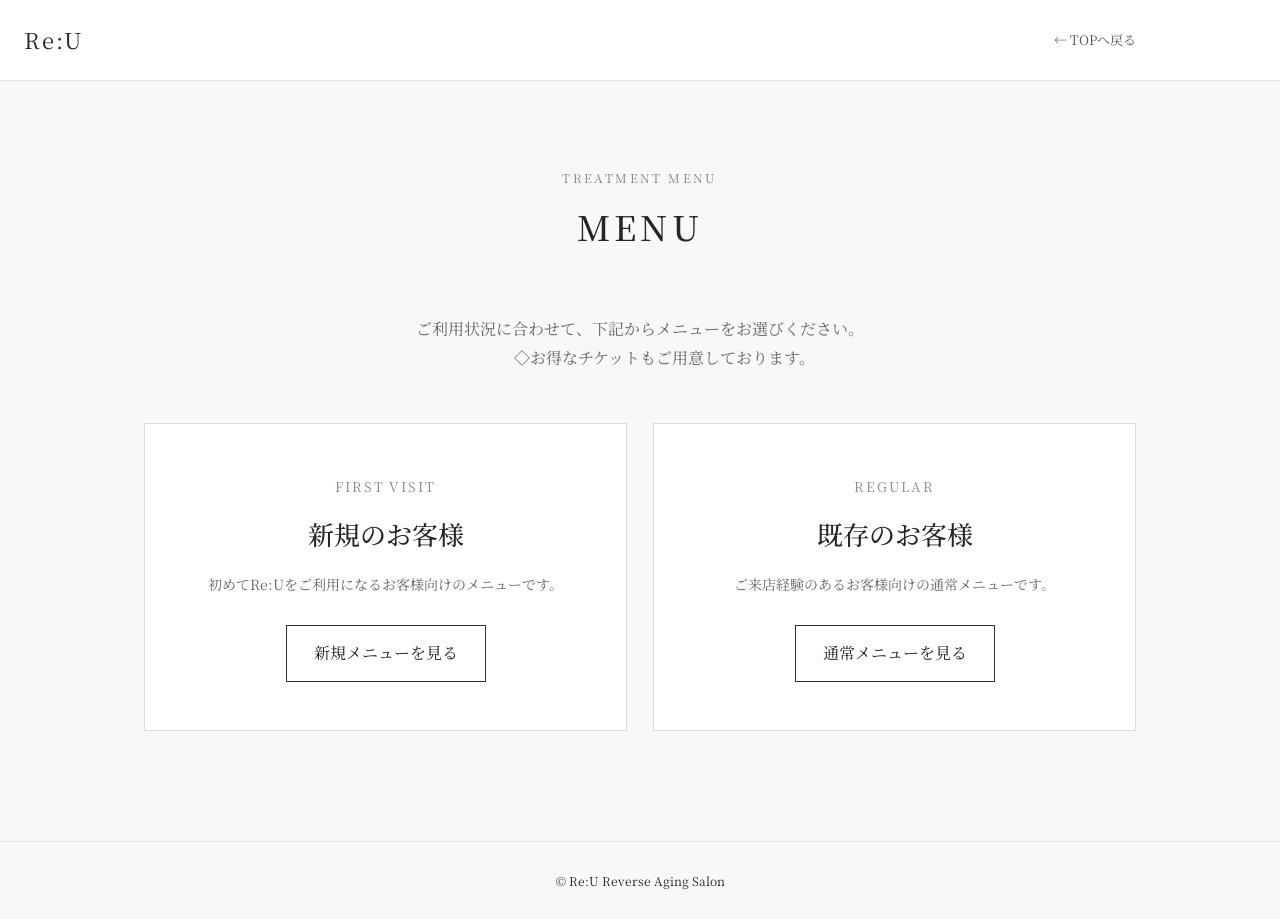
<file: menu.html>
<!DOCTYPE html>
<html lang="ja">
<head>
  <meta charset="UTF-8">
  <meta name="viewport" content="width=device-width, initial-scale=1.0">
  <title>MENU｜Re:U</title>
  <link rel="preconnect" href="https://fonts.googleapis.com">
  <link rel="preconnect" href="https://fonts.gstatic.com" crossorigin>
  <link href="https://fonts.googleapis.com/css2?family=Noto+Serif+JP:wght@400;500;600&display=swap" rel="stylesheet">
  <style>
    * { box-sizing: border-box; }
    body { margin:0; font-family:"Noto Serif JP",serif; background:#f8f8f6; color:#252525; line-height:1.8; }
    header { border-bottom:1px solid #e5e5df; background:#fff; }
    .header-inner { max-width:1040px; margin:auto; padding:20px 24px; display:flex; align-items:center; justify-content:space-between; }
    .brand { text-decoration:none; font-size:22px; letter-spacing:.08em; color:#252525; }
    .back { text-decoration:none; font-size:13px; color:#555; }
    main { max-width:1040px; margin:auto; padding:86px 24px 110px; }
    .title { text-align:center; margin-bottom:58px; }
    .title p { margin:0 0 8px; font-size:12px; letter-spacing:.2em; color:#888; }
    .title h1 { margin:0; font-weight:500; font-size:34px; letter-spacing:.12em; }
    .lead { text-align:center; max-width:680px; margin:0 auto 50px; color:#666; }
    .selector { display:grid; grid-template-columns:repeat(2,1fr); gap:26px; }
    .choice { background:#fff; border:1px solid #deded8; padding:48px 34px; text-align:center; }
    .choice small { letter-spacing:.14em; color:#8a8a84; }
    .choice h2 { margin:10px 0 14px; font-size:26px; font-weight:500; }
    .choice p { margin:0 0 28px; color:#666; font-size:14px; }
    .button { display:inline-block; min-width:200px; padding:13px 24px; border:1px solid #333; text-decoration:none; color:#252525; transition:.25s; }
    .button:hover { background:#333; color:#fff; }
    footer { padding:28px; text-align:center; border-top:1px solid #e5e5df; font-size:12px; }
    @media(max-width:700px){ main{padding:65px 18px 80px}.selector{grid-template-columns:1fr}.choice{padding:38px 24px}.title h1{font-size:30px} }
      .header-inner .brand { position: relative; left: min(0px, calc((1040px - 100vw) / 2)); }
  </style>
</head>
<body>
<header>
  <div class="header-inner">
    <a class="brand" href="index.html">Re:U</a>
    <a class="back" href="index.html">← TOPへ戻る</a>
  </div>
</header>
<main>
  <div class="title">
    <p>TREATMENT MENU</p>
    <h1>MENU</h1>
  </div>
  <p class="lead">ご利用状況に合わせて、下記からメニューをお選びください。<br>
  　　　◇お得なチケットもご用意しております。
  </p>
  <div class="selector">
    <article class="choice">
      <small>FIRST VISIT</small>
      <h2>新規のお客様</h2>
      <p>初めてRe:Uをご利用になるお客様向けのメニューです。</p>
      <a class="button" href="menu-new.html">新規メニューを見る</a>
    </article>
    <article class="choice">
      <small>REGULAR</small>
      <h2>既存のお客様</h2>
      <p>ご来店経験のあるお客様向けの通常メニューです。</p>
      <a class="button" href="menu-regular.html">通常メニューを見る</a>
    </article>
  </div>
</main>
<footer>© Re:U Reverse Aging Salon</footer>
</body>
</html>
</file>
